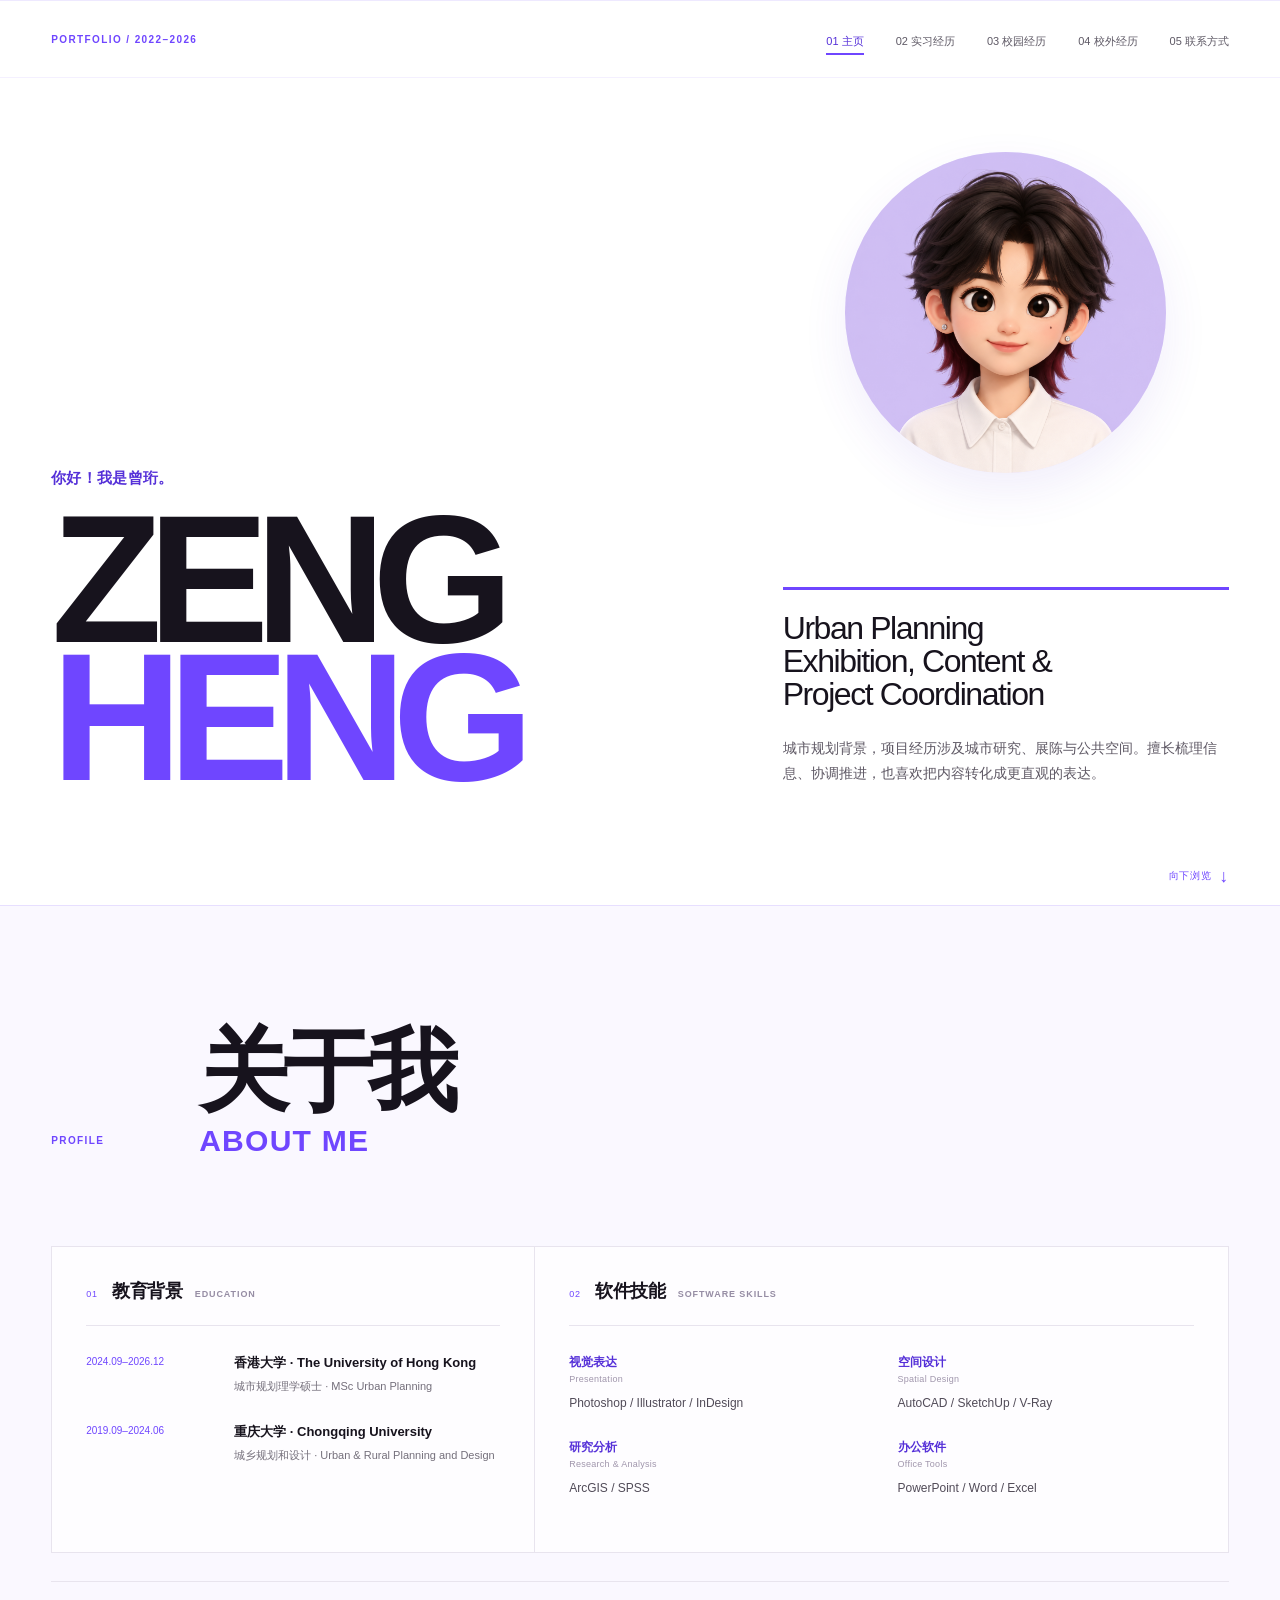
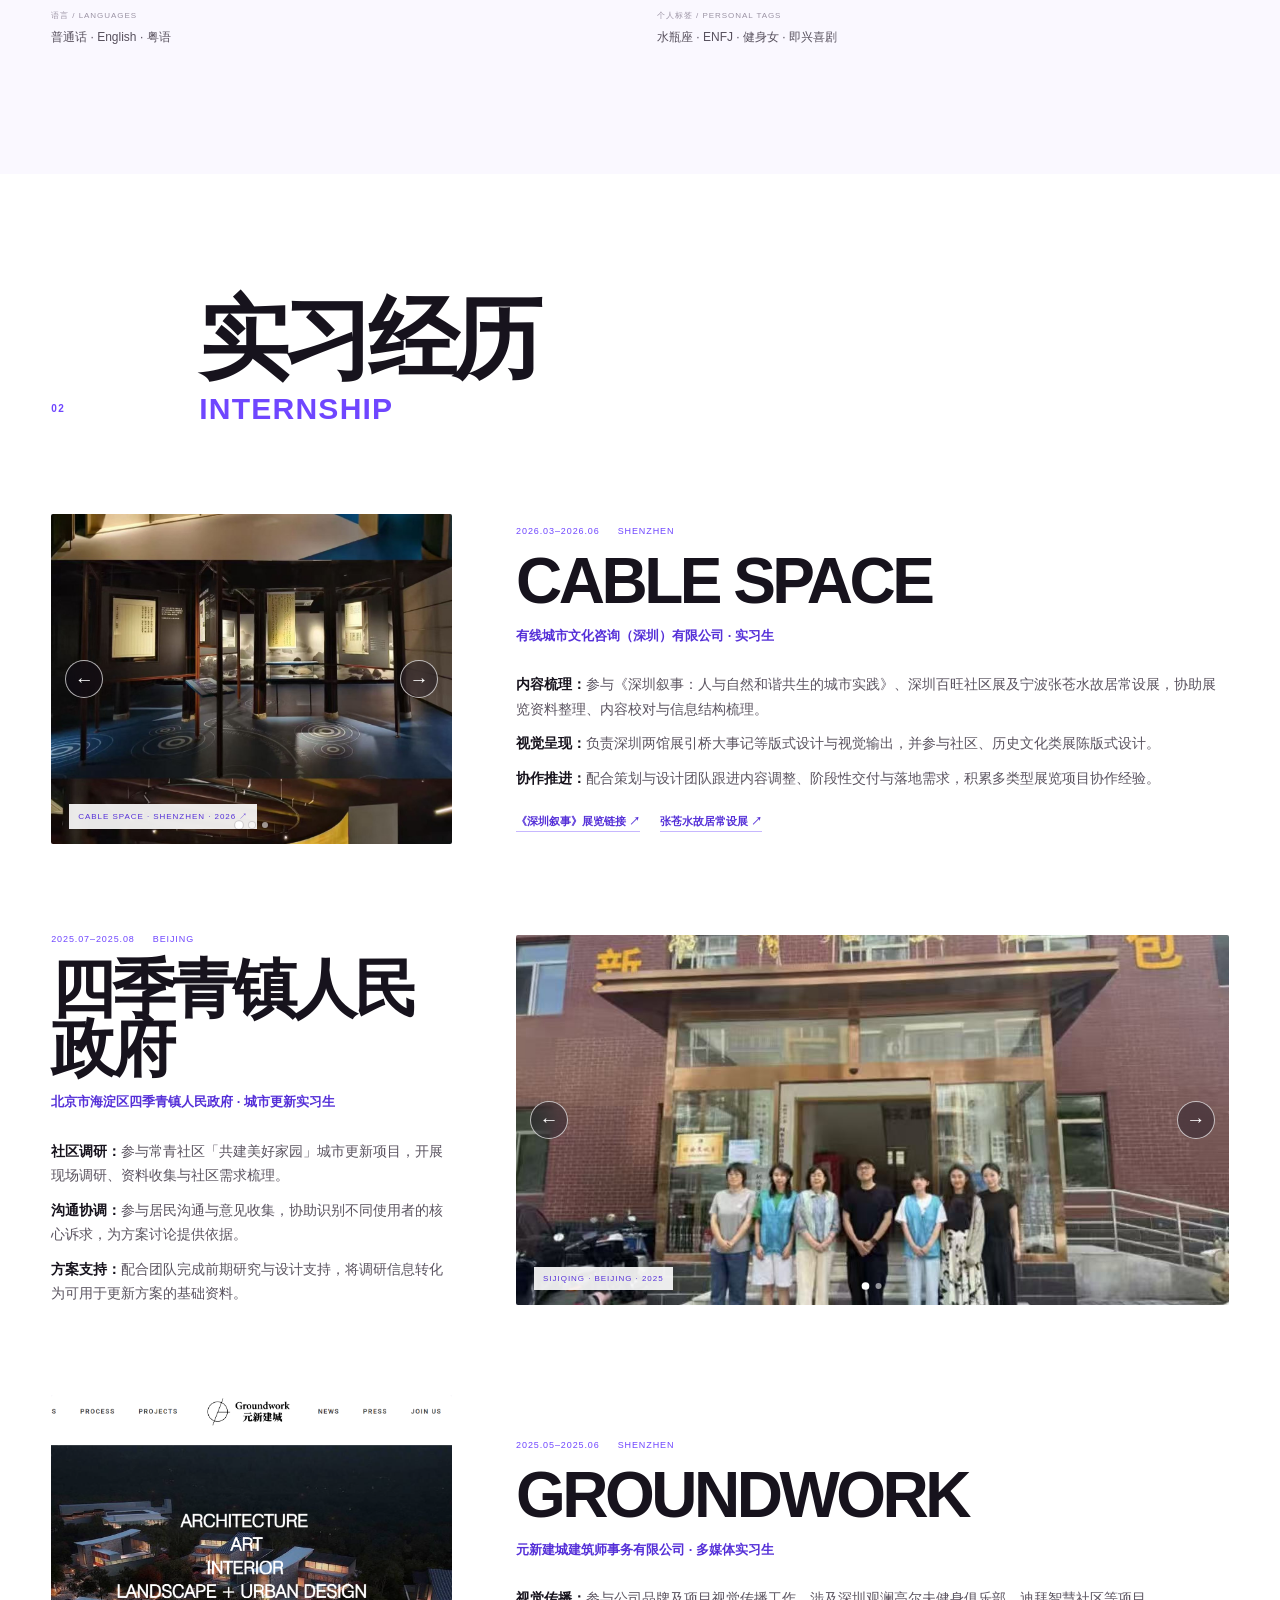
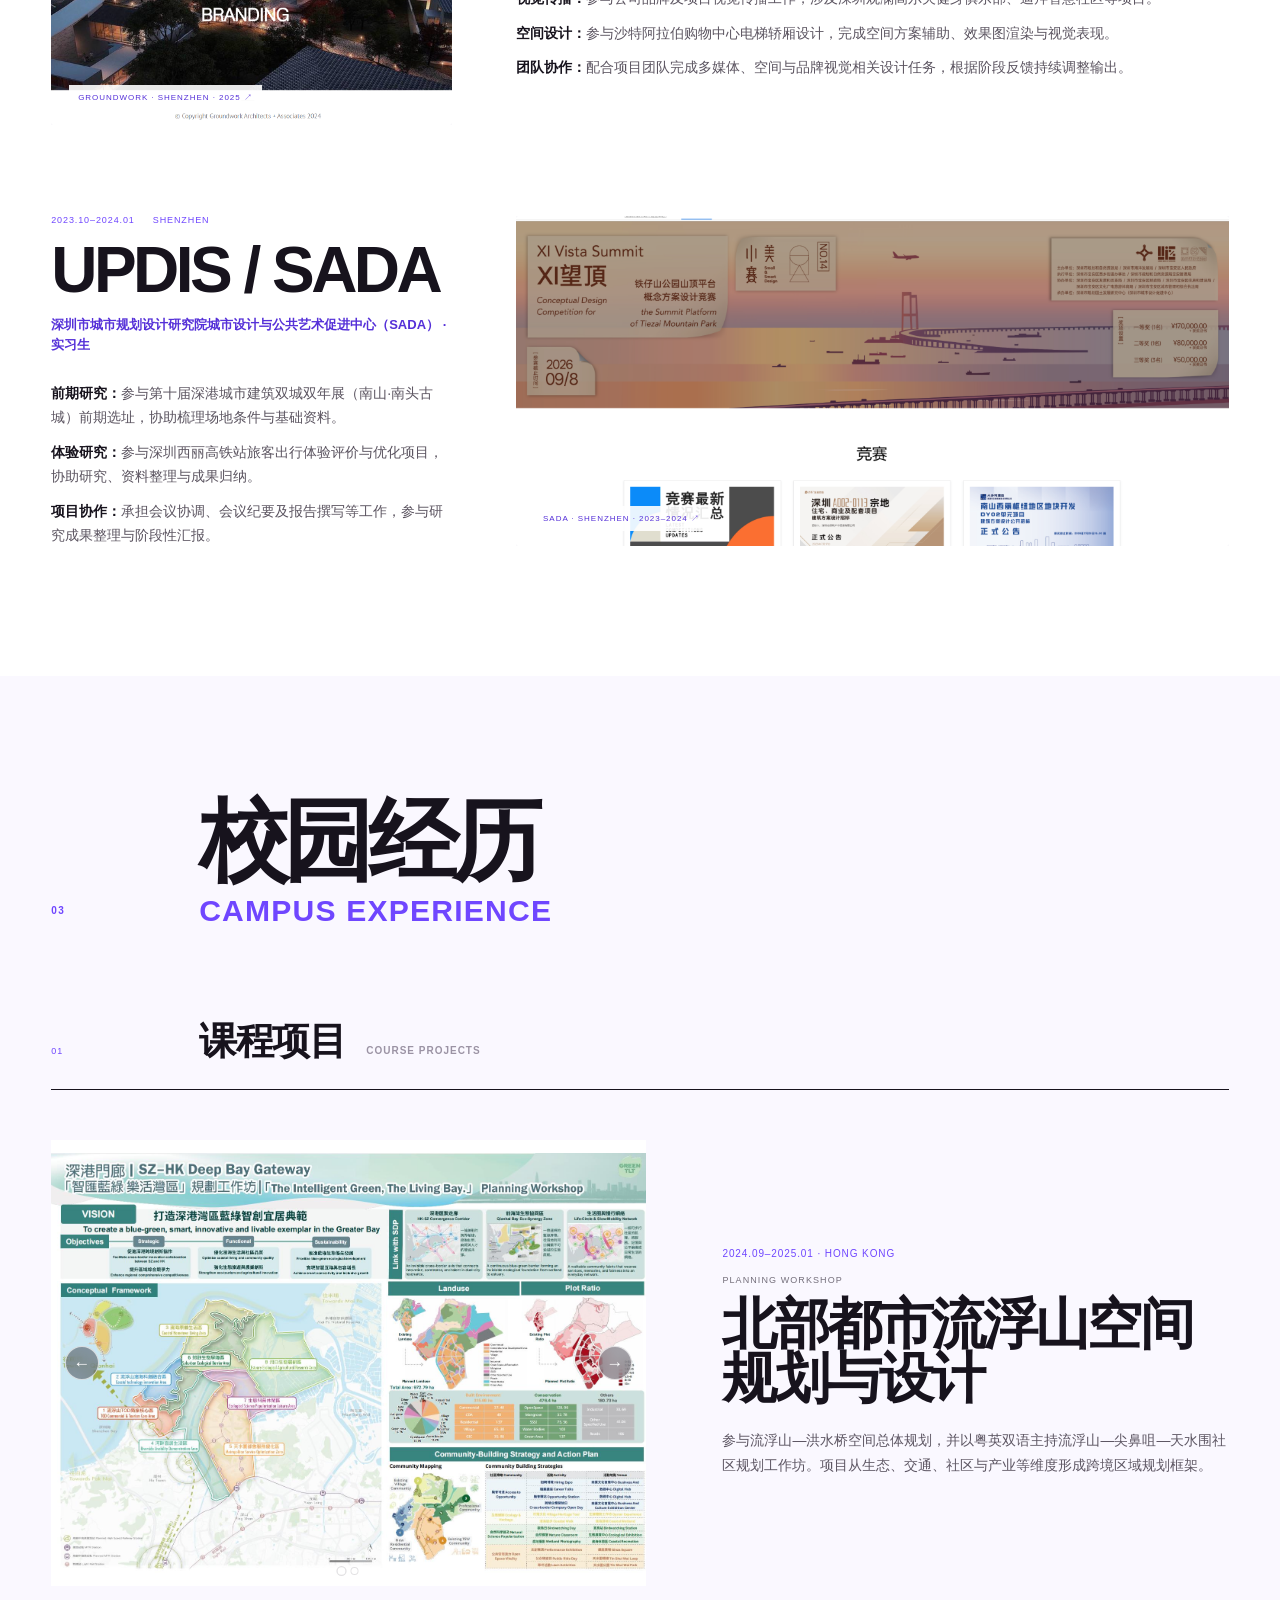
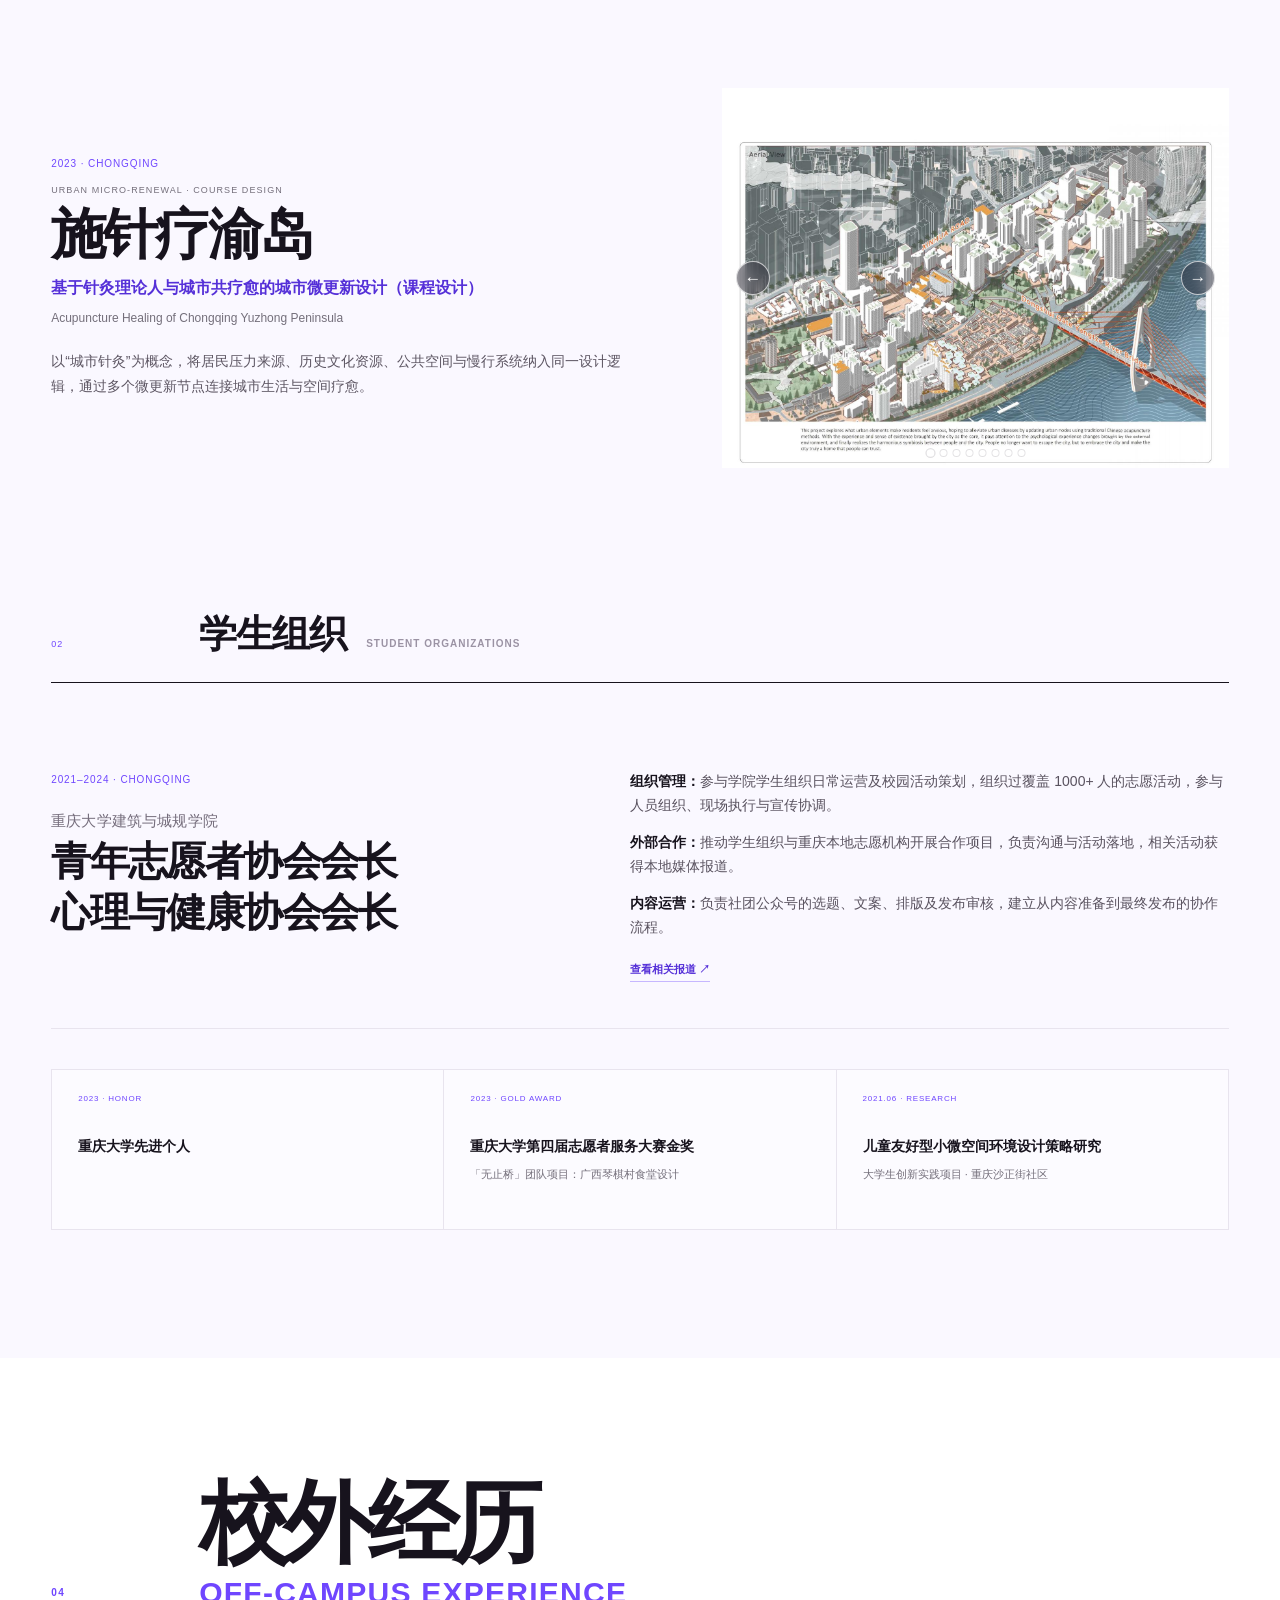
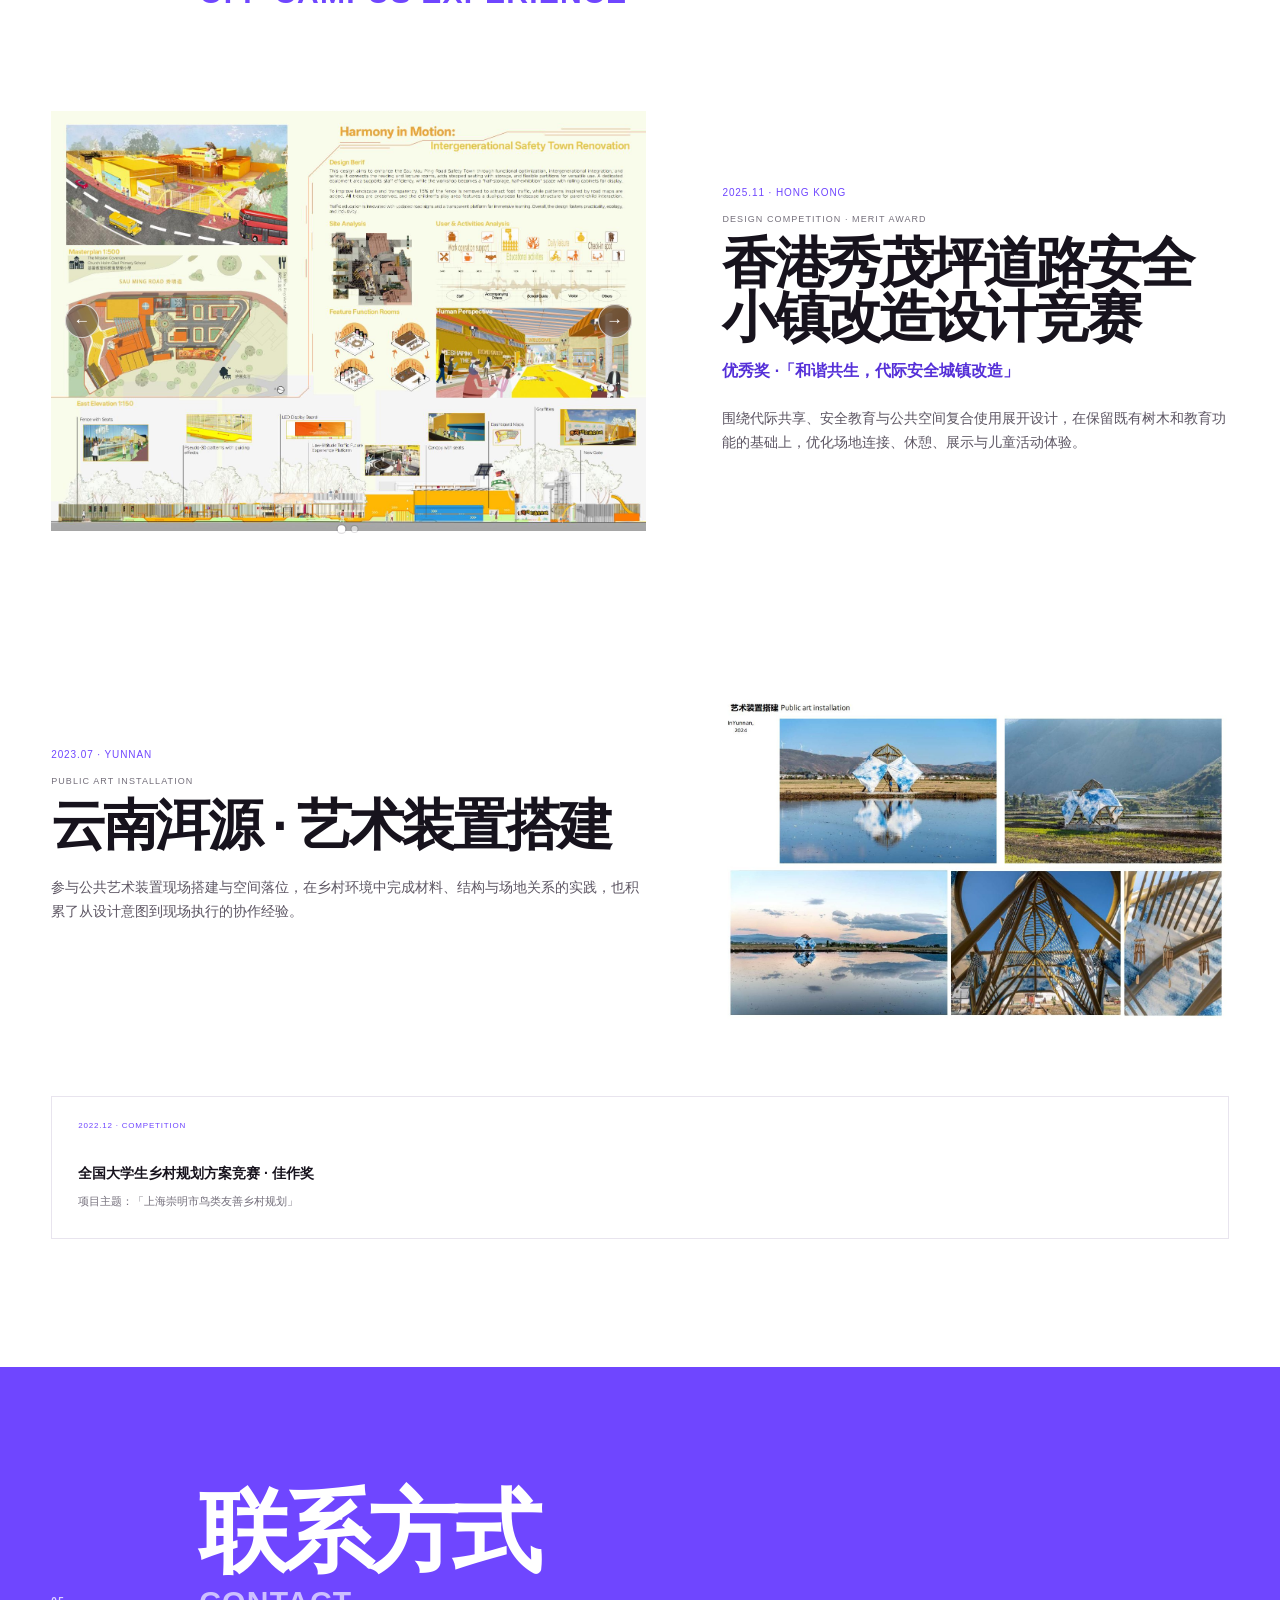
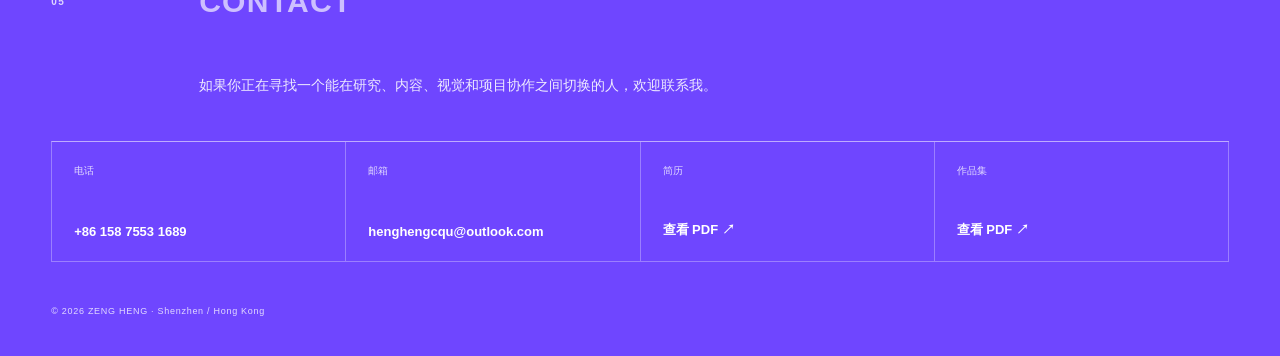
<file: index.html>
<!DOCTYPE html>

<html lang="zh-CN">
<head>
<meta charset="utf-8"/>
<meta content="width=device-width, initial-scale=1" name="viewport"/>
<meta content="曾珩 ZENG HENG — 城市规划、展陈内容与项目协作个人主页" name="description"/>
<meta content="#6f46ff" name="theme-color"/>
<title>曾珩 ZENG HENG | Portfolio</title>
<link href="assets/css/style.css" rel="stylesheet"/>
</head>
<body>
<header class="site-header" id="top">
<div class="shell header-inner">
<a aria-label="返回主页" class="brand" href="#home">PORTFOLIO / 2022–2026</a>
<button aria-expanded="false" aria-label="打开导航" class="menu-btn">MENU</button>
<nav aria-label="主导航" class="nav">
<a href="#home">01 主页</a>
<a href="#internships">02 实习经历</a>
<a href="#campus">03 校园经历</a>
<a href="#offcampus">04 校外经历</a>
<a href="#contact">05 联系方式</a>
</nav>
</div>
</header>
<main>
<section class="hero shell" id="home">
<div class="hero-grid">
<div class="hero-name-block">
<p class="hero-hello">你好！我是曾珩。</p>
<h1 class="hero-name">ZENG<br/><span>HENG</span></h1>
</div>
<div class="hero-side">
<button aria-label="点击头像触发眨眼" class="avatar-button" title="点击头像" type="button"><img alt="曾珩的 3D 卡通头像" data-normal="assets/images/v6/avatar-normal.webp" data-wink="assets/images/v6/avatar-wink.webp" src="assets/images/v6/avatar-normal.webp"/></button>
<div class="hero-intro">
<span aria-hidden="true" class="hero-rule"></span>
<p class="hero-fields">Urban Planning<br/>Exhibition &amp; Content<br/>Project Coordination</p>
<p class="hero-copy">城市规划背景，具备展陈、城市研究与跨学科项目经验。擅长信息梳理、视觉表达与项目协作，希望在内容、空间与项目推进之间建立清晰连接。</p>
</div>
</div>
</div>
<a class="scroll-cue" href="#about">向下浏览 <span>↓</span></a>
</section>
<section class="section section-tint section-purple-edge" id="about">
<div class="shell">
<header class="section-heading reveal">
<p class="section-no">PROFILE</p>
<h2>关于我 <span>ABOUT ME</span></h2>
</header>
<div class="about-intro reveal">
<p class="about-lead">我关注如何把复杂信息梳理成可执行的结构，并在研究、内容、设计与项目推进之间建立连接。</p>
<p>城市规划训练让我习惯从系统层面理解问题，展陈与项目实践则让我更重视沟通、协作和落地。我的项目经历横跨城市研究、社区更新、展览设计与公共空间，希望把不同背景中的信息、角色与任务整理得更清楚，也让最终成果更容易被理解和使用。</p>
</div>
<div class="about-panels reveal">
<section class="about-panel education-panel">
<div class="panel-title">
<span>01</span>
<h3>教育背景 <small>EDUCATION</small></h3>
</div>
<div class="mini-timeline">
<article>
<time>2024.09–2026.12</time>
<strong>香港大学 · The University of Hong Kong</strong>
<span>城市规划理学硕士 · MSc Urban Planning</span>
</article>
<article>
<time>2019.09–2024.06</time>
<strong>重庆大学 · Chongqing University</strong>
<span>城乡规划和设计 · Urban &amp; Rural Planning and Design</span>
</article>
</div>
</section>
<section class="about-panel software-panel">
<div class="panel-title">
<span>02</span>
<h3>软件技能 <small>SOFTWARE SKILLS</small></h3>
</div>
<div class="software-grid">
<div>
<strong>视觉表达</strong><small>Presentation</small>
<p>Photoshop / Illustrator / InDesign</p>
</div>
<div>
<strong>空间设计</strong><small>Spatial Design</small>
<p>AutoCAD / SketchUp / V-Ray</p>
</div>
<div>
<strong>研究分析</strong><small>Research &amp; Analysis</small>
<p>ArcGIS / SPSS</p>
</div>
<div>
<strong>办公软件</strong><small>Office Tools</small>
<p>PowerPoint / Word / Excel</p>
</div>
</div>
</section>
</div>
<div class="about-extra reveal">
<div>
<span class="extra-label">语言 / LANGUAGES</span>
<p>普通话 · English · 粤语</p>
</div>
<div>
<span class="extra-label">个人标签 / PERSONAL TAGS</span>
<p>水瓶座 · ENFJ · 健身女 · 即兴喜剧</p>
</div>
</div>
</div>
</section>
<section class="section" id="internships">
<div class="shell">
<header class="section-heading reveal">
<p class="section-no">02</p>
<h2>实习经历 <span>INTERNSHIP</span></h2>
</header>
<div class="work-list">
<article class="work-entry reveal">
<div aria-label="CABLE SPACE 项目图片" class="work-carousel" data-carousel="">
<a class="carousel-viewport company-image-link" href="https://citycable.cn/" rel="noopener noreferrer" target="_blank">
<div class="carousel-track"><figure class="carousel-slide"><img alt="CABLE SPACE 项目现场 1" loading="lazy" src="assets/images/v6/cable-01.jpg"/></figure><figure class="carousel-slide"><img alt="CABLE SPACE 项目现场 2" loading="lazy" src="assets/images/v6/cable-02.jpg"/></figure><figure class="carousel-slide"><img alt="CABLE SPACE 项目现场 3" loading="lazy" src="assets/images/v6/cable-03.jpg"/></figure></div>
<span class="media-note">CABLE SPACE · SHENZHEN · 2026 ↗</span>
</a>
<button aria-label="上一张图片" class="carousel-arrow carousel-prev" type="button">←</button>
<button aria-label="下一张图片" class="carousel-arrow carousel-next" type="button">→</button>
<div aria-label="图片页码" class="carousel-dots"></div>
</div>
<div class="work-copy">
<div class="work-meta"><time>2026.03–2026.06</time><span>SHENZHEN</span></div>
<h3>CABLE SPACE</h3>
<p class="work-company">有线城市文化咨询（深圳）有限公司 · 实习生</p>
<div class="responsibilities">
<p><strong>内容梳理：</strong>参与《深圳叙事：人与自然和谐共生的城市实践》、深圳百旺社区展及宁波张苍水故居常设展，协助展览资料整理、内容校对与信息结构梳理。</p>
<p><strong>视觉呈现：</strong>负责深圳两馆展引桥大事记等版式设计与视觉输出，并参与社区、历史文化类展陈版式设计。</p>
<p><strong>协作推进：</strong>配合策划与设计团队跟进内容调整、阶段性交付与落地需求，积累多类型展览项目协作经验。</p>
</div>
<div class="project-links">
<a href="https://www.xiaohongshu.com/discovery/item/6a7a9cda0000000024024e9c?source=webshare&amp;xhsshare=pc_web&amp;xsec_token=ABl1VjjYmHKZcokGz1O_jy7Y7ieKgUaQ8UuHDpWUbUDV0=&amp;xsec_source=pc_share" rel="noopener noreferrer" target="_blank">《深圳叙事》展览链接 ↗</a>
<a href="https://mp.weixin.qq.com/s/eEbef5ZTamZHdBcpIOYaWQ" rel="noopener noreferrer" target="_blank">张苍水故居常设展 ↗</a>
</div>
</div>
</article>
<article class="work-entry is-reverse reveal sijiqing-entry">
<div aria-label="四季青镇人民政府项目图片" class="work-carousel" data-carousel="">
<div class="carousel-viewport">
<div class="carousel-track"><figure class="carousel-slide"><img alt="四季青镇城市更新项目 1" loading="lazy" src="assets/images/v6/sijiqing-01.jpg"/></figure><figure class="carousel-slide"><img alt="四季青镇城市更新项目 2" loading="lazy" src="assets/images/v6/sijiqing-02.jpg"/></figure></div>
<span class="media-note">SIJIQING · BEIJING · 2025</span>
</div>
<button aria-label="上一张图片" class="carousel-arrow carousel-prev" type="button">←</button>
<button aria-label="下一张图片" class="carousel-arrow carousel-next" type="button">→</button>
<div aria-label="图片页码" class="carousel-dots"></div>
</div>
<div class="work-copy">
<div class="work-meta"><time>2025.07–2025.08</time><span>BEIJING</span></div>
<h3>四季青镇人民政府</h3>
<p class="work-company">北京市海淀区四季青镇人民政府 · 城市更新实习生</p>
<div class="responsibilities">
<p><strong>社区调研：</strong>参与常青社区「共建美好家园」城市更新项目，开展现场调研、资料收集与社区需求梳理。</p>
<p><strong>沟通协调：</strong>参与居民沟通与意见收集，协助识别不同使用者的核心诉求，为方案讨论提供依据。</p>
<p><strong>方案支持：</strong>配合团队完成前期研究与设计支持，将调研信息转化为可用于更新方案的基础资料。</p>
</div>
</div>
</article>
<article class="work-entry reveal">
<div aria-label="GROUNDWORK 项目图片" class="work-carousel" data-carousel="">
<a class="carousel-viewport company-image-link" href="https://www.groundworkarchitect.com/" rel="noopener noreferrer" target="_blank">
<div class="carousel-track"><figure class="carousel-slide"><img alt="GROUNDWORK 元新建城 1" loading="lazy" src="assets/images/v6/groundwork.png"/></figure></div>
<span class="media-note">GROUNDWORK · SHENZHEN · 2025 ↗</span>
</a>
<button aria-label="上一张图片" class="carousel-arrow carousel-prev" type="button">←</button>
<button aria-label="下一张图片" class="carousel-arrow carousel-next" type="button">→</button>
<div aria-label="图片页码" class="carousel-dots"></div>
</div>
<div class="work-copy">
<div class="work-meta"><time>2025.05–2025.06</time><span>SHENZHEN</span></div>
<h3>GROUNDWORK</h3>
<p class="work-company">元新建城建筑师事务有限公司 · 多媒体实习生</p>
<div class="responsibilities">
<p><strong>视觉传播：</strong>参与公司品牌及项目视觉传播工作，涉及深圳观澜高尔夫健身俱乐部、迪拜智慧社区等项目。</p>
<p><strong>空间设计：</strong>参与沙特阿拉伯购物中心电梯轿厢设计，完成空间方案辅助、效果图渲染与视觉表现。</p>
<p><strong>团队协作：</strong>配合项目团队完成多媒体、空间与品牌视觉相关设计任务，根据阶段反馈持续调整输出。</p>
</div>
</div>
</article>
<article class="work-entry is-reverse reveal">
<div aria-label="深规院艺促中心项目图片" class="work-carousel" data-carousel="">
<a class="carousel-viewport company-image-link" href="https://www.szdesigncenter.com/" rel="noopener noreferrer" target="_blank">
<div class="carousel-track"><figure class="carousel-slide"><img alt="深规院城市设计与公共艺术促进中心 1" loading="lazy" src="assets/images/v6/sada.png"/></figure></div>
<span class="media-note">SADA · SHENZHEN · 2023–2024 ↗</span>
</a>
<button aria-label="上一张图片" class="carousel-arrow carousel-prev" type="button">←</button>
<button aria-label="下一张图片" class="carousel-arrow carousel-next" type="button">→</button>
<div aria-label="图片页码" class="carousel-dots"></div>
</div>
<div class="work-copy">
<div class="work-meta"><time>2023.10–2024.01</time><span>SHENZHEN</span></div>
<h3>UPDIS / SADA</h3>
<p class="work-company">深圳市城市规划设计研究院城市设计与公共艺术促进中心（SADA） · 实习生</p>
<div class="responsibilities">
<p><strong>前期研究：</strong>参与第十届深港城市建筑双城双年展（南山·南头古城）前期选址，协助梳理场地条件与基础资料。</p>
<p><strong>体验研究：</strong>参与深圳西丽高铁站旅客出行体验评价与优化项目，协助研究、资料整理与成果归纳。</p>
<p><strong>项目协作：</strong>承担会议协调、会议纪要及报告撰写等工作，参与研究成果整理与阶段性汇报。</p>
</div>
</div>
</article>
</div>
</div>
</section>
<section class="section section-tint" id="campus">
<div class="shell">
<header class="section-heading reveal">
<p class="section-no">03</p>
<h2>校园经历 <span>CAMPUS EXPERIENCE</span></h2>
</header>
<div class="subsection-heading reveal">
<span>01</span>
<h3>课程项目 <small>COURSE PROJECTS</small></h3>
</div>
<div class="project-features">
<article class="project-feature reveal">
<div aria-label="北部都市流浮山空间规划与设计图片" class="project-gallery" data-carousel="">
<div class="carousel-viewport">
<div class="carousel-track">
<figure class="carousel-slide">
<button class="project-image detail-image" data-caption="北部都市流浮山空间规划与设计 · SZ–HK Deep Bay Gateway · 2025 · 1/2" data-src="assets/images/v6/deep-bay-01.jpg" type="button">
<img alt="深港门廊规划工作坊方案图 1" loading="lazy" src="assets/images/v6/deep-bay-01.jpg"/>
<span class="detail-hint">查看大图 ↗</span>
</button>
</figure>
<figure class="carousel-slide">
<button class="project-image detail-image" data-caption="北部都市流浮山空间规划与设计 · SZ–HK Deep Bay Gateway · 2025 · 2/2" data-src="assets/images/v6/deep-bay-02.jpg" type="button">
<img alt="深港门廊规划工作坊方案图 2" loading="lazy" src="assets/images/v6/deep-bay-02.jpg"/>
<span class="detail-hint">查看大图 ↗</span>
</button>
</figure></div>
</div>
<button aria-label="上一张图片" class="carousel-arrow carousel-prev" type="button">←</button>
<button aria-label="下一张图片" class="carousel-arrow carousel-next" type="button">→</button>
<div aria-label="图片页码" class="carousel-dots"></div>
</div>
<div class="project-copy">
<time>2024.09–2025.01 · HONG KONG</time>
<p class="project-kicker">PLANNING WORKSHOP</p>
<h3>北部都市流浮山空间规划与设计</h3>
<p>参与流浮山—洪水桥空间总体规划，并以粤英双语主持流浮山—尖鼻咀—天水围社区规划工作坊。项目从生态、交通、社区与产业等维度形成跨境区域规划框架。</p>
</div>
</article>
<article class="project-feature is-reverse reveal">
<div aria-label="施针疗渝岛课程设计图片" class="project-gallery" data-carousel="">
<div class="carousel-viewport">
<div class="carousel-track">
<figure class="carousel-slide">
<button class="project-image detail-image" data-caption="施针疗渝岛 · Acupuncture Healing of Chongqing Yuzhong Peninsula · 2023 · 1/8" data-src="assets/images/v6/acupuncture-01.jpg" type="button">
<img alt="施针疗渝岛课程设计图 1" loading="lazy" src="assets/images/v6/acupuncture-01.jpg"/>
<span class="detail-hint">查看大图 ↗</span>
</button>
</figure>
<figure class="carousel-slide">
<button class="project-image detail-image" data-caption="施针疗渝岛 · Acupuncture Healing of Chongqing Yuzhong Peninsula · 2023 · 2/8" data-src="assets/images/v6/acupuncture-02.jpg" type="button">
<img alt="施针疗渝岛课程设计图 2" loading="lazy" src="assets/images/v6/acupuncture-02.jpg"/>
<span class="detail-hint">查看大图 ↗</span>
</button>
</figure>
<figure class="carousel-slide">
<button class="project-image detail-image" data-caption="施针疗渝岛 · Acupuncture Healing of Chongqing Yuzhong Peninsula · 2023 · 3/8" data-src="assets/images/v6/acupuncture-03.jpg" type="button">
<img alt="施针疗渝岛课程设计图 3" loading="lazy" src="assets/images/v6/acupuncture-03.jpg"/>
<span class="detail-hint">查看大图 ↗</span>
</button>
</figure>
<figure class="carousel-slide">
<button class="project-image detail-image" data-caption="施针疗渝岛 · Acupuncture Healing of Chongqing Yuzhong Peninsula · 2023 · 4/8" data-src="assets/images/v6/acupuncture-04.jpg" type="button">
<img alt="施针疗渝岛课程设计图 4" loading="lazy" src="assets/images/v6/acupuncture-04.jpg"/>
<span class="detail-hint">查看大图 ↗</span>
</button>
</figure>
<figure class="carousel-slide">
<button class="project-image detail-image" data-caption="施针疗渝岛 · Acupuncture Healing of Chongqing Yuzhong Peninsula · 2023 · 5/8" data-src="assets/images/v6/acupuncture-05.jpg" type="button">
<img alt="施针疗渝岛课程设计图 5" loading="lazy" src="assets/images/v6/acupuncture-05.jpg"/>
<span class="detail-hint">查看大图 ↗</span>
</button>
</figure>
<figure class="carousel-slide">
<button class="project-image detail-image" data-caption="施针疗渝岛 · Acupuncture Healing of Chongqing Yuzhong Peninsula · 2023 · 6/8" data-src="assets/images/v6/acupuncture-06.jpg" type="button">
<img alt="施针疗渝岛课程设计图 6" loading="lazy" src="assets/images/v6/acupuncture-06.jpg"/>
<span class="detail-hint">查看大图 ↗</span>
</button>
</figure>
<figure class="carousel-slide">
<button class="project-image detail-image" data-caption="施针疗渝岛 · Acupuncture Healing of Chongqing Yuzhong Peninsula · 2023 · 7/8" data-src="assets/images/v6/acupuncture-07.jpg" type="button">
<img alt="施针疗渝岛课程设计图 7" loading="lazy" src="assets/images/v6/acupuncture-07.jpg"/>
<span class="detail-hint">查看大图 ↗</span>
</button>
</figure>
<figure class="carousel-slide">
<button class="project-image detail-image" data-caption="施针疗渝岛 · Acupuncture Healing of Chongqing Yuzhong Peninsula · 2023 · 8/8" data-src="assets/images/v6/acupuncture-08.jpg" type="button">
<img alt="施针疗渝岛课程设计图 8" loading="lazy" src="assets/images/v6/acupuncture-08.jpg"/>
<span class="detail-hint">查看大图 ↗</span>
</button>
</figure></div>
</div>
<button aria-label="上一张图片" class="carousel-arrow carousel-prev" type="button">←</button>
<button aria-label="下一张图片" class="carousel-arrow carousel-next" type="button">→</button>
<div aria-label="图片页码" class="carousel-dots"></div>
</div>
<div class="project-copy">
<time>2023 · CHONGQING</time>
<p class="project-kicker">URBAN MICRO-RENEWAL · COURSE DESIGN</p>
<h3>施针疗渝岛</h3>
<p class="project-subtitle">基于针灸理论人与城市共疗愈的城市微更新设计（课程设计）</p>
<p class="project-en">Acupuncture Healing of Chongqing Yuzhong Peninsula</p>
<p>以“城市针灸”为概念，将居民压力来源、历史文化资源、公共空间与慢行系统纳入同一设计逻辑，通过多个微更新节点连接城市生活与空间疗愈。</p>
</div>
</article>
</div>
<div class="subsection-heading student-heading reveal">
<span>02</span>
<h3>学生组织 <small>STUDENT ORGANIZATIONS</small></h3>
</div>
<article class="student-org reveal">
<div class="student-org-title">
<time>2021–2024 · CHONGQING</time>
<p class="student-org-school">重庆大学建筑与城规学院</p>
<h3><span>青年志愿者协会会长</span><span>心理与健康协会会长</span></h3>
</div>
<div class="student-org-copy">
<p><strong>组织管理：</strong>参与学院学生组织日常运营及校园活动策划，组织过覆盖 1000+ 人的志愿活动，参与人员组织、现场执行与宣传协调。</p>
<p><strong>外部合作：</strong>推动学生组织与重庆本地志愿机构开展合作项目，负责沟通与活动落地，相关活动获得本地媒体报道。</p>
<p><strong>内容运营：</strong>负责社团公众号的选题、文案、排版及发布审核，建立从内容准备到最终发布的协作流程。</p>
<a class="text-link" href="https://mp.weixin.qq.com/s/KV9SKK3gS5E-w7CwiHEkOg" rel="noopener noreferrer" target="_blank">查看相关报道 ↗</a>
</div>
</article>
<div class="campus-notes reveal">
<article>
<time>2023 · HONOR</time>
<strong>重庆大学先进个人</strong>
</article>
<article>
<time>2023 · GOLD AWARD</time>
<strong>重庆大学第四届志愿者服务大赛金奖</strong>
<span>「无止桥」团队项目：广西琴棋村食堂设计</span>
</article>
<article>
<time>2021.06 · RESEARCH</time>
<strong>儿童友好型小微空间环境设计策略研究</strong>
<span>大学生创新实践项目 · 重庆沙正街社区</span>
</article>
</div>
</div>
</section>
<section class="section" id="offcampus">
<div class="shell">
<header class="section-heading reveal">
<p class="section-no">04</p>
<h2>校外经历 <span>OFF-CAMPUS EXPERIENCE</span></h2>
</header>
<div class="project-features">
<article class="project-feature reveal">
<div aria-label="秀茂坪道路安全小镇方案图片" class="project-gallery" data-carousel="">
<div class="carousel-viewport">
<div class="carousel-track">
<figure class="carousel-slide">
<button class="project-image detail-image" data-caption="香港秀茂坪道路安全小镇改造设计竞赛 · 2025 · 1/2" data-src="assets/images/v6/sau-mau-ping-01.jpg" type="button">
<img alt="香港秀茂坪道路安全小镇改造设计竞赛方案图 1" loading="lazy" src="assets/images/v6/sau-mau-ping-01.jpg"/>
<span class="detail-hint">查看大图 ↗</span>
</button>
</figure>
<figure class="carousel-slide">
<button class="project-image detail-image" data-caption="香港秀茂坪道路安全小镇改造设计竞赛 · 2025 · 2/2" data-src="assets/images/v6/sau-mau-ping-02.jpg" type="button">
<img alt="香港秀茂坪道路安全小镇改造设计竞赛方案图 2" loading="lazy" src="assets/images/v6/sau-mau-ping-02.jpg"/>
<span class="detail-hint">查看大图 ↗</span>
</button>
</figure></div>
</div>
<button aria-label="上一张图片" class="carousel-arrow carousel-prev" type="button">←</button>
<button aria-label="下一张图片" class="carousel-arrow carousel-next" type="button">→</button>
<div aria-label="图片页码" class="carousel-dots"></div>
</div>
<div class="project-copy">
<time>2025.11 · HONG KONG</time>
<p class="project-kicker">DESIGN COMPETITION · MERIT AWARD</p>
<h3>香港秀茂坪道路安全小镇改造设计竞赛</h3>
<p class="project-subtitle">优秀奖 ·「和谐共生，代际安全城镇改造」</p>
<p>围绕代际共享、安全教育与公共空间复合使用展开设计，在保留既有树木和教育功能的基础上，优化场地连接、休憩、展示与儿童活动体验。</p>
</div>
</article>
<article class="project-feature is-reverse reveal">
<div aria-label="云南洱源公共艺术装置图片" class="project-gallery" data-carousel="">
<div class="carousel-viewport">
<div class="carousel-track">
<figure class="carousel-slide">
<button class="project-image detail-image" data-caption="云南洱源 · 公共艺术装置搭建 · 2023" data-src="assets/images/v6/installation.jpg" type="button">
<img alt="云南洱源公共艺术装置 1" loading="lazy" src="assets/images/v6/installation.jpg"/>
<span class="detail-hint">查看大图 ↗</span>
</button>
</figure></div>
</div>
<button aria-label="上一张图片" class="carousel-arrow carousel-prev" type="button">←</button>
<button aria-label="下一张图片" class="carousel-arrow carousel-next" type="button">→</button>
<div aria-label="图片页码" class="carousel-dots"></div>
</div>
<div class="project-copy">
<time>2023.07 · YUNNAN</time>
<p class="project-kicker">PUBLIC ART INSTALLATION</p>
<h3>云南洱源 · 艺术装置搭建</h3>
<p>参与公共艺术装置现场搭建与空间落位，在乡村环境中完成材料、结构与场地关系的实践，也积累了从设计意图到现场执行的协作经验。</p>
</div>
</article>
</div>
<div class="campus-notes offcampus-note reveal">
<article>
<time>2022.12 · COMPETITION</time>
<strong>全国大学生乡村规划方案竞赛 · 佳作奖</strong>
<span>项目主题：「上海崇明市鸟类友善乡村规划」</span>
</article>
</div>
</div>
</section>
<section class="section contact-section" id="contact">
<div class="shell">
<header class="section-heading section-heading-light reveal">
<p class="section-no">05</p>
<h2>联系方式 <span>CONTACT</span></h2>
</header>
<p class="contact-intro reveal">如果你正在寻找一个能在研究、内容、视觉和项目协作之间切换的人，欢迎联系我。</p>
<div class="contact-grid reveal">
<a href="tel:+8615875531689"><span>电话</span><strong>+86 158 7553 1689</strong></a>
<a href="mailto:henghengcqu@outlook.com"><span>邮箱</span><strong>henghengcqu@outlook.com</strong></a>
<a href="assets/docs/Zeng-Heng-CV.pdf" rel="noopener" target="_blank"><span>简历</span><strong>查看 PDF ↗</strong></a>
<a href="assets/docs/Zeng-Heng-Portfolio.pdf" rel="noopener" target="_blank"><span>作品集</span><strong>查看 PDF ↗</strong></a>
</div>
<div class="footer-note">© <span data-year=""></span> ZENG HENG · Shenzhen / Hong Kong</div>
</div>
</section>
</main>
<div aria-hidden="true" class="lightbox" id="lightbox">
<button aria-label="关闭图片" class="lightbox-close" type="button">×</button>
<img alt=""/>
<div class="lightbox-caption"></div>
</div>
<script src="assets/js/main.js"></script>
</body>
</html>
</file>
<file: assets/css/style.css>
:root{
  --ink:#17131d;
  --muted:#746f7b;
  --purple:#6f46ff;
  --purple-deep:#5530d8;
  --purple-soft:#f5f1ff;
  --purple-mist:#faf8ff;
  --line:#e8e4ee;
  --white:#fff;
  --shell:1540px;
  --pad:clamp(24px,4vw,64px);
  --header-h:76px;
}
*{box-sizing:border-box}
html{scroll-behavior:smooth;scroll-padding-top:var(--header-h)}
body{margin:0;background:#fff;color:var(--ink);font-family:Inter,-apple-system,BlinkMacSystemFont,"Segoe UI","PingFang SC","Hiragino Sans GB","Microsoft YaHei",Arial,sans-serif;-webkit-font-smoothing:antialiased}
a{color:inherit;text-decoration:none}
img{display:block;max-width:100%}
button{font:inherit}
.shell{width:min(var(--shell),100%);margin:0 auto;padding-inline:var(--pad)}

/* header */
.site-header{position:sticky;top:0;z-index:70;background:rgba(255,255,255,.92);backdrop-filter:blur(18px);border-top:1px solid #eee9ff;border-bottom:1px solid rgba(111,70,255,.08)}
.header-inner{height:var(--header-h);display:flex;align-items:center;justify-content:space-between;gap:34px}
.brand{font-size:10px;letter-spacing:.14em;color:var(--purple);font-weight:760;white-space:nowrap}
.nav{margin-left:auto;display:flex;align-items:center;gap:clamp(16px,2.5vw,38px)}
.nav a{position:relative;padding:28px 0 24px;color:#5e5965;font-size:11px;white-space:nowrap;transition:color .2s ease}
.nav a::after{content:"";position:absolute;left:0;right:100%;bottom:18px;height:2px;background:var(--purple);transition:right .22s ease}
.nav a:hover,.nav a.active{color:var(--purple-deep)}
.nav a:hover::after,.nav a.active::after{right:0}
.menu-btn{display:none;border:0;background:transparent;color:var(--purple);font-size:11px;font-weight:750;letter-spacing:.08em}

/* hero */
.hero{min-height:calc(100svh - var(--header-h));position:relative;padding-top:clamp(50px,7vh,90px);padding-bottom:56px}
.hero-grid{min-height:calc(100svh - var(--header-h) - 116px);display:grid;grid-template-columns:minmax(0,1.18fr) minmax(410px,.82fr);gap:clamp(42px,7vw,120px);align-items:end}
.hero-name-block{align-self:end;padding-bottom:clamp(48px,7vh,86px)}
.hero-hello{margin:0 0 22px;color:var(--purple-deep);font-size:clamp(14px,1.15vw,18px);font-weight:680;letter-spacing:.02em}
.hero-name{margin:0;font-size:clamp(108px,14.2vw,230px);line-height:.76;letter-spacing:-.078em;font-weight:820}
.hero-name span{color:var(--purple)}
.hero-side{height:100%;display:flex;flex-direction:column;justify-content:space-between;align-items:stretch;padding:clamp(6px,1.2vh,18px) 0 clamp(50px,7vh,84px)}
.avatar-button{position:relative;align-self:center;width:min(390px,72%);aspect-ratio:1;border:0;border-radius:50%;padding:0;background:transparent;cursor:pointer;isolation:isolate;transition:transform .25s ease;box-shadow:0 26px 65px rgba(98,65,211,.1)}
.avatar-button::after{content:"CLICK";position:absolute;right:3%;bottom:4%;z-index:4;padding:6px 9px;border-radius:999px;background:#fff;border:1px solid #d8ceff;color:var(--purple-deep);font-size:8px;letter-spacing:.14em;opacity:0;transform:translateY(4px);transition:.2s ease}
.avatar-button:hover::after{opacity:1;transform:none}
.avatar-button img{width:100%;height:100%;object-fit:cover;border-radius:50%;border:1px solid #c9b8ff;position:relative;z-index:2;transition:transform .18s ease}
.avatar-button:active{transform:scale(.985)}
.avatar-orbit{position:absolute;z-index:3;inset:43% -11% auto -11%;height:23%;border:1px solid rgba(111,70,255,.24);border-radius:50%;transform:rotate(-8deg);pointer-events:none}
.avatar-orbit::after{content:"";position:absolute;right:6%;top:38%;width:13px;height:13px;border-radius:50%;background:var(--purple)}
.wink-eye{position:absolute;z-index:5;left:61%;top:44.5%;width:9%;height:5%;opacity:0;pointer-events:none;transform:rotate(-3deg);background:linear-gradient(180deg,#f8c8aa 0%,#f3b995 100%);border-radius:55% 55% 52% 52%;box-shadow:0 0 0 2px rgba(247,192,158,.22);transition:opacity .055s linear}
.wink-eye::after{content:"";position:absolute;left:14%;top:27%;width:72%;height:43%;border-bottom:2.5px solid #3b2928;border-radius:0 0 55% 55%}
.avatar-button.winking .wink-eye{opacity:1}
.avatar-button.winking img{transform:translateY(-1px)}
.hero-intro{width:min(100%,560px);align-self:flex-end}
.hero-rule{display:block;width:100%;height:3px;background:var(--purple);margin-bottom:22px}
.hero-fields{margin:0;font-size:clamp(26px,2.5vw,42px);line-height:1.04;letter-spacing:-.045em;font-weight:540}
.hero-copy{max-width:500px;margin:24px 0 0;color:#5e5864;font-size:14px;line-height:1.8}
.scroll-cue{position:absolute;right:var(--pad);bottom:20px;color:var(--purple);font-size:10px;letter-spacing:.06em;display:flex;gap:8px;align-items:center}
.scroll-cue span{font-size:18px;line-height:1}

/* shared sections */
.section{padding-block:clamp(90px,10vw,154px)}
.section-tint{background:var(--purple-mist)}
.section-purple-edge{border-top:1px solid #e7dfff}
.section-heading{display:grid;grid-template-columns:120px minmax(0,1fr);gap:28px;align-items:end;margin-bottom:clamp(54px,7vw,100px)}
.section-no{margin:0;color:var(--purple);font-size:10px;letter-spacing:.14em;font-weight:760;padding-bottom:10px}
.section-heading h2{margin:0;font-size:clamp(64px,7vw,114px);line-height:.83;letter-spacing:-.065em;font-weight:760}
.section-heading h2 span{display:inline-block;margin-left:16px;color:#aaa3b2;font-size:12px;letter-spacing:.12em;font-weight:620;vertical-align:middle}
.reveal{opacity:0;transform:translateY(16px);transition:opacity .55s ease,transform .55s ease}
.reveal.in{opacity:1;transform:none}

/* about */
.about-intro{display:grid;grid-template-columns:minmax(0,.9fr) minmax(0,1.1fr);gap:clamp(40px,7vw,110px);padding-bottom:62px;border-bottom:1px solid var(--line)}
.about-intro p{margin:0;color:#5d5663;font-size:14px;line-height:1.8}
.about-lead{font-size:clamp(22px,2.1vw,31px)!important;line-height:1.45!important;color:var(--ink)!important;font-weight:560;letter-spacing:-.025em}
.about-panels{display:grid;grid-template-columns:.82fr 1.18fr;border:1px solid var(--line);margin-top:50px;background:rgba(255,255,255,.76)}
.about-panel{padding:32px 34px 38px;min-height:305px}
.about-panel+.about-panel{border-left:1px solid var(--line)}
.panel-title{display:flex;align-items:baseline;gap:14px;padding-bottom:22px;border-bottom:1px solid var(--line)}
.panel-title>span{color:var(--purple);font-size:9px;letter-spacing:.1em}
.panel-title h3{margin:0;font-size:18px;letter-spacing:-.025em}
.panel-title h3 small{margin-left:8px;color:#968da4;font-size:9px;letter-spacing:.1em;font-weight:600}
.mini-timeline{display:grid;gap:28px;margin-top:28px}
.mini-timeline article{display:grid;grid-template-columns:130px 1fr;gap:6px 18px}
.mini-timeline time{grid-row:1/3;color:var(--purple);font-size:10px;padding-top:2px}
.mini-timeline strong{font-size:13px;font-weight:670}
.mini-timeline span{font-size:11px;color:var(--muted);line-height:1.5}
.software-grid{display:grid;grid-template-columns:1fr 1fr;gap:26px 32px;margin-top:28px}
.software-grid div{min-width:0}
.software-grid strong{display:block;color:var(--purple-deep);font-size:12px}
.software-grid small{display:block;margin-top:3px;color:#a096ac;font-size:9px;letter-spacing:.03em}
.software-grid p{margin:10px 0 0;font-size:12px;line-height:1.6;color:#514b58}
.about-extra{display:grid;grid-template-columns:1fr 1fr;gap:34px;margin-top:28px;padding-top:22px;border-top:1px solid var(--line)}
.about-extra p{margin:7px 0 0;color:#58515e;font-size:12px}
.extra-label{font-size:8px;letter-spacing:.12em;color:#9b93a4}

/* internship work entries */
.work-list{display:grid;gap:clamp(72px,9vw,136px)}
.work-carousel{position:relative;min-height:430px;background:#f1eef7;overflow:hidden}
.carousel-viewport{position:relative;display:block;width:100%;height:100%;min-height:430px;overflow:hidden;background:#f1eef7}
.company-image-link{cursor:pointer}
.company-image-link::after{content:"打开官网 ↗";position:absolute;right:16px;top:15px;z-index:7;padding:7px 10px;background:rgba(255,255,255,.9);border:1px solid rgba(111,70,255,.16);color:var(--purple-deep);font-size:8px;letter-spacing:.08em;opacity:0;transform:translateY(-3px);transition:.18s ease}
.company-image-link:hover::after{opacity:1;transform:none}
.carousel-track{display:flex;width:100%;height:100%;min-height:430px;transition:transform .42s cubic-bezier(.22,.75,.25,1)}
.carousel-slide{flex:0 0 100%;margin:0;min-width:100%;min-height:430px;position:relative;overflow:hidden;background:#ece8f4}
.carousel-slide img{width:100%;height:100%;min-height:430px;display:block;object-fit:cover;transition:transform .45s ease}
.company-image-link:hover .carousel-slide img{transform:scale(1.012)}
.carousel-arrow{position:absolute;z-index:8;top:50%;width:38px;height:38px;margin-top:-19px;border-radius:50%;border:1px solid rgba(255,255,255,.68);background:rgba(18,13,28,.38);backdrop-filter:blur(8px);color:#fff;font-size:19px;line-height:1;cursor:pointer;transition:.18s ease}
.carousel-arrow:hover{background:var(--purple);border-color:var(--purple)}
.carousel-prev{left:14px}.carousel-next{right:14px}
.carousel-dots{position:absolute;z-index:8;left:50%;bottom:16px;transform:translateX(-50%);display:flex;gap:7px}
.carousel-dot{width:6px;height:6px;border-radius:50%;border:0;padding:0;background:rgba(255,255,255,.55);cursor:pointer;box-shadow:0 0 0 1px rgba(20,15,28,.12)}
.carousel-dot.active{background:#fff;transform:scale(1.28)}
.work-carousel-placeholder .carousel-track,.work-carousel-placeholder .carousel-slide{height:100%}
.work-carousel-placeholder .visual-panel{min-height:430px}

.work-entry{display:grid;grid-template-columns:minmax(0,1fr) minmax(420px,.9fr);gap:clamp(44px,6vw,92px);align-items:center}
.work-entry.is-reverse .work-media{order:2}
.work-entry.is-reverse .work-copy{order:1}
.work-media{min-height:430px;background:#f1eef7;overflow:hidden;position:relative}
.media-triptych{display:grid;grid-template-columns:repeat(3,1fr);gap:5px;padding:5px}
.media-triptych img{width:100%;height:100%;min-height:420px;object-fit:cover}
.media-note{position:absolute;left:18px;bottom:15px;padding:7px 9px;background:rgba(255,255,255,.9);font-size:8px;letter-spacing:.12em;color:var(--purple-deep)}
.visual-panel{display:flex;flex-direction:column;justify-content:flex-end;padding:34px;isolation:isolate;color:#fff;overflow:hidden}
.visual-panel::before,.visual-panel::after{content:"";position:absolute;z-index:-1;border:1px solid rgba(255,255,255,.34);border-radius:50%}
.visual-panel::before{width:520px;height:240px;right:-130px;top:40px;transform:rotate(-20deg)}
.visual-panel::after{width:330px;height:330px;left:-120px;bottom:-140px}
.visual-community{background:linear-gradient(145deg,#2d203f,#7852e7)}
.visual-groundwork{background:linear-gradient(145deg,#16131d,#5c42a8)}
.visual-sada{background:linear-gradient(145deg,#7355ff,#b79cff)}
.visual-index{position:absolute;right:28px;top:24px;font-size:11px;letter-spacing:.14em;opacity:.65}
.visual-panel strong{font-size:clamp(48px,5.2vw,78px);line-height:.88;letter-spacing:-.055em;font-weight:760}
.visual-panel small{margin-top:22px;font-size:9px;letter-spacing:.15em;opacity:.72}
.work-meta{display:flex;gap:18px;margin-bottom:16px;color:var(--purple);font-size:9px;letter-spacing:.1em}
.work-copy h3{margin:0;font-size:clamp(44px,5vw,78px);line-height:.92;letter-spacing:-.055em;font-weight:730}
.work-company{margin:15px 0 0;color:var(--purple-deep);font-size:13px;font-weight:650;line-height:1.55}
.responsibilities{display:grid;gap:10px;margin-top:26px;color:#5b5460;font-size:14px;line-height:1.75}
.responsibilities p{margin:0}
.responsibilities strong{color:var(--ink);font-weight:760}
.project-links{display:flex;flex-wrap:wrap;gap:9px 20px;margin-top:24px}
.project-links a,.text-link{display:inline-flex;align-items:center;color:var(--purple-deep);font-size:11px;font-weight:660;border-bottom:1px solid #c6b7ff;padding-bottom:2px;transition:.2s ease}
.project-links a:hover,.text-link:hover{color:var(--ink);border-color:var(--ink)}

/* campus + project blocks */
.subsection-heading{display:grid;grid-template-columns:120px 1fr;gap:28px;align-items:baseline;padding-bottom:22px;margin-bottom:50px;border-bottom:1px solid var(--ink)}
.subsection-heading>span{font-size:9px;letter-spacing:.12em;color:var(--purple)}
.subsection-heading h3{margin:0;font-size:clamp(30px,3vw,46px);letter-spacing:-.04em}
.subsection-heading h3 small{margin-left:12px;color:#9b93a4;font-size:10px;letter-spacing:.1em;font-weight:600}
.project-features{display:grid;gap:clamp(68px,8vw,124px)}
.project-feature{display:grid;grid-template-columns:minmax(0,1.08fr) minmax(360px,.92fr);gap:clamp(36px,6vw,94px);align-items:center}
.project-feature.is-reverse .project-image{order:2}
.project-feature.is-reverse .project-copy{order:1}
.project-image{display:block;width:100%;padding:0;border:0;background:#ece8f4;overflow:hidden;cursor:zoom-in;aspect-ratio:4/3;position:relative;text-align:left}
.project-image img{width:100%;height:100%;object-fit:cover;transition:transform .45s ease}
.project-image:hover img{transform:scale(1.018)}
.detail-hint{position:absolute;right:14px;bottom:13px;background:rgba(255,255,255,.94);color:var(--purple-deep);padding:7px 9px;font-size:8px;letter-spacing:.08em;opacity:0;transform:translateY(4px);transition:.2s ease}
.project-image:hover .detail-hint{opacity:1;transform:none}
.project-image.preview-only{cursor:default}
.project-image.preview-only .detail-hint{display:none}
.project-image.preview-only:hover img{transform:none}
.project-copy{max-width:650px}
.project-copy time{display:block;margin-bottom:16px;font-size:10px;letter-spacing:.09em;color:var(--purple)}
.project-kicker{margin:0 0 13px;font-size:9px;letter-spacing:.12em;color:var(--muted);text-transform:uppercase}
.project-copy h3{margin:0;font-size:clamp(38px,4.3vw,66px);line-height:.98;letter-spacing:-.052em;font-weight:720}
.project-copy>p:not(.project-kicker):not(.project-subtitle):not(.project-en){margin:22px 0 0;color:#5d5663;font-size:14px;line-height:1.75;max-width:590px}
.project-subtitle{margin:14px 0 0;color:var(--purple-deep);font-size:16px;line-height:1.55;font-weight:650}
.project-en{margin:9px 0 0;color:var(--muted);font-size:12px;line-height:1.5}
.student-heading{margin-top:clamp(92px,11vw,160px)}
.student-org{display:grid;grid-template-columns:.9fr 1.1fr;gap:clamp(42px,7vw,110px);padding:36px 0 46px;border-bottom:1px solid var(--line)}
.student-org-title time{font-size:10px;letter-spacing:.09em;color:var(--purple)}
.student-org-title h3{margin:28px 0 0;font-size:clamp(28px,3.1vw,46px);line-height:1.1;letter-spacing:-.04em}
.student-org-copy{display:grid;gap:12px;color:#59525f;font-size:14px;line-height:1.75}
.student-org-copy p{margin:0}
.student-org-copy strong{color:var(--ink)}
.student-org-copy .text-link{width:max-content;margin-top:8px}
.campus-notes{display:grid;grid-template-columns:repeat(3,1fr);margin-top:40px;border-left:1px solid var(--line);border-top:1px solid var(--line)}
.campus-notes article{padding:24px 26px 28px;border-right:1px solid var(--line);border-bottom:1px solid var(--line);min-height:160px;background:rgba(255,255,255,.5)}
.campus-notes time{display:block;color:var(--purple);font-size:8px;letter-spacing:.1em;margin-bottom:34px}
.campus-notes strong{display:block;font-size:14px;line-height:1.4}
.campus-notes span{display:block;margin-top:9px;color:var(--muted);font-size:11px;line-height:1.55}
.offcampus-note{grid-template-columns:1fr;margin-top:70px}
.offcampus-note article{min-height:auto}

/* contact */
.contact-section{background:var(--purple);color:#fff;padding-bottom:40px}
.section-heading-light .section-no{color:#ddd3ff}
.section-heading-light h2 span{color:#e5ddff}
.contact-intro{margin:-34px 0 44px 148px;max-width:650px;color:#eeeaff;font-size:14px;line-height:1.75}
.contact-grid{display:grid;grid-template-columns:repeat(4,1fr);border-top:1px solid rgba(255,255,255,.55);border-left:1px solid rgba(255,255,255,.3)}
.contact-grid a{padding:22px;min-height:120px;border-right:1px solid rgba(255,255,255,.3);border-bottom:1px solid rgba(255,255,255,.3);display:flex;flex-direction:column;justify-content:space-between;transition:background .2s ease,color .2s ease}
.contact-grid a:hover{background:#fff;color:var(--purple)}
.contact-grid span{font-size:10px;opacity:.8}
.contact-grid strong{font-size:13px;overflow-wrap:anywhere}
.footer-note{margin-top:44px;font-size:9px;letter-spacing:.08em;color:#e1d9ff}

/* lightbox */
.lightbox{position:fixed;inset:0;z-index:105;background:rgba(11,8,17,.94);display:none;place-items:center;padding:60px 24px 30px}
.lightbox.open{display:grid}
.lightbox img{max-width:94vw;max-height:84vh;width:auto;height:auto;object-fit:contain}
.lightbox-close{position:absolute;right:22px;top:18px;border:0;background:none;color:#fff;font-size:30px;cursor:pointer}
.lightbox-caption{position:absolute;left:20px;bottom:18px;color:#c9c4cf;font-size:11px}

@media(max-width:1080px){
  .menu-btn{display:block}
  .nav{position:fixed;top:var(--header-h);left:0;right:0;background:#fff;padding:22px var(--pad) 28px;border-bottom:1px solid var(--purple);display:flex;flex-direction:column;align-items:flex-start;gap:12px;transform:translateY(-140%);transition:transform .28s ease;z-index:-1}
  .nav.open{transform:none}
  .nav a{padding:4px 0}
  .nav a::after{bottom:-4px}
  .hero-grid{grid-template-columns:1fr;align-items:start}
  .hero-name-block{padding-bottom:0}
  .hero-side{height:auto;display:grid;grid-template-columns:minmax(240px,.65fr) minmax(0,1fr);gap:36px;align-items:center;padding:0 0 70px}
  .avatar-button{width:min(330px,100%)}
  .hero-intro{align-self:center}
  .about-intro{grid-template-columns:1fr}
  .about-panels{grid-template-columns:1fr}
  .about-panel+.about-panel{border-left:0;border-top:1px solid var(--line)}
  .work-entry{grid-template-columns:1fr;gap:30px}
  .work-entry.is-reverse .work-media,.work-entry.is-reverse .work-copy{order:initial}
  .work-media,.work-carousel,.carousel-viewport,.carousel-track,.carousel-slide{min-height:380px}
  .media-triptych img,.carousel-slide img{min-height:380px}
  .project-feature{grid-template-columns:1fr;gap:28px}
  .project-feature.is-reverse .project-image,.project-feature.is-reverse .project-copy{order:initial}
  .project-copy{max-width:760px}
  .student-org{grid-template-columns:1fr}
  .campus-notes{grid-template-columns:1fr 1fr}
  .contact-grid{grid-template-columns:1fr 1fr}
}

@media(max-width:680px){
  :root{--pad:18px;--header-h:64px}
  .header-inner{height:var(--header-h)}
  .brand{font-size:8px}
  .hero{padding-top:34px}
  .hero-grid{min-height:auto;gap:46px}
  .hero-name{font-size:clamp(86px,26vw,134px);line-height:.78}
  .hero-hello{font-size:14px;margin-bottom:18px}
  .hero-side{grid-template-columns:1fr;padding-bottom:78px}
  .avatar-button{width:min(285px,82%);justify-self:center}
  .avatar-button::after{display:none}
  .hero-fields{font-size:28px}
  .hero-copy{font-size:13px}
  .scroll-cue{right:18px}
  .section{padding-block:78px}
  .section-heading{grid-template-columns:1fr;gap:8px;margin-bottom:48px}
  .section-heading h2{font-size:clamp(54px,16vw,78px);line-height:.9}
  .section-heading h2 span{display:block;margin:10px 0 0;font-size:10px}
  .section-no{padding-bottom:0}
  .about-lead{font-size:21px!important}
  .about-panels{margin-top:36px}
  .about-panel{padding:26px 22px 30px}
  .mini-timeline article{grid-template-columns:1fr}
  .mini-timeline time{grid-row:auto}
  .software-grid{grid-template-columns:1fr}
  .about-extra{grid-template-columns:1fr}
  .work-media,.work-carousel,.carousel-viewport,.carousel-track,.carousel-slide{min-height:310px}
  .media-triptych{grid-template-columns:1fr 1fr 1fr}
  .media-triptych img,.carousel-slide img{min-height:310px}
  .visual-panel{min-height:330px;padding:26px}
  .work-copy h3{font-size:42px}
  .responsibilities{font-size:13px}
  .subsection-heading{grid-template-columns:1fr;gap:8px;margin-bottom:34px}
  .subsection-heading h3{font-size:34px}
  .subsection-heading h3 small{display:block;margin:8px 0 0}
  .project-copy h3{font-size:40px}
  .project-subtitle{font-size:15px}
  .student-org-title h3{font-size:31px}
  .student-org-copy{font-size:13px}
  .campus-notes{grid-template-columns:1fr}
  .contact-intro{margin:-18px 0 36px}
  .contact-grid{grid-template-columns:1fr}
  .contact-grid a{min-height:94px}
}

@media(prefers-reduced-motion:reduce){
  *,*::before,*::after{scroll-behavior:auto!important;animation:none!important;transition-duration:.01ms!important}
  .reveal{opacity:1;transform:none}
}

/* V6 refinements: compact internship media + full-frame avatar swap + fixed project galleries */
.avatar-button{box-shadow:0 22px 58px rgba(98,65,211,.08)}
.avatar-button img{border:0;transition:opacity .08s linear,transform .16s ease}
.avatar-button.is-winking img{transform:scale(.996)}
.avatar-orbit,.wink-eye{display:none!important}

#internships .work-list{gap:clamp(58px,7vw,96px)}
#internships .work-entry{grid-template-columns:minmax(300px,.72fr) minmax(430px,1.28fr);gap:clamp(38px,5vw,72px)}
#internships .work-entry.is-reverse .work-carousel{order:2}
#internships .work-entry.is-reverse .work-copy{order:1}
.work-carousel{height:330px;min-height:0;border-radius:2px}
.work-carousel .carousel-viewport,
.work-carousel .carousel-track,
.work-carousel .carousel-slide{height:100%;min-height:0}
.work-carousel .carousel-slide img{height:100%;min-height:0;object-fit:cover}
.work-carousel .media-note{font-size:8px}

.project-gallery{position:relative;width:100%;aspect-ratio:4/3;background:#f2eff7;overflow:hidden}
.project-gallery .carousel-viewport,
.project-gallery .carousel-track,
.project-gallery .carousel-slide{height:100%;min-height:0}
.project-gallery .carousel-slide{background:#fff}
.project-gallery .project-image{height:100%;aspect-ratio:auto}
.project-gallery .project-image img{height:100%;object-fit:contain;background:#fff}
.project-gallery .carousel-arrow{width:34px;height:34px;margin-top:-17px;font-size:17px}
.project-gallery .carousel-dots{bottom:12px}
.project-feature.is-reverse .project-gallery{order:2}

@media(max-width:1080px){
  #internships .work-entry{grid-template-columns:1fr;gap:28px}
  #internships .work-entry.is-reverse .work-carousel,
  #internships .work-entry.is-reverse .work-copy{order:initial}
  .work-carousel{height:340px}
  .project-feature.is-reverse .project-gallery{order:initial}
}

@media(max-width:680px){
  .work-carousel{height:260px}
  .work-carousel .carousel-arrow{width:34px;height:34px;margin-top:-17px}
  .project-gallery{aspect-ratio:1.18/1}
  .project-gallery .project-image img{object-fit:contain}
}

/* V7 final polish: aligned avatar states, stronger bilingual section hierarchy, balanced internship media. */
.avatar-button{overflow:visible}
.avatar-button img{display:block;width:100%;height:100%;object-fit:cover;object-position:center;border-radius:50%;transform:none!important}
.avatar-button.is-winking img{transform:none!important}

.section-heading h2 span{
  display:block;
  margin:18px 0 0;
  color:var(--purple);
  font-size:clamp(24px,2.35vw,38px);
  line-height:1;
  letter-spacing:.04em;
  font-weight:760;
}
.section-heading-light h2 span{color:#cdbfff}

.student-org-school{
  margin:24px 0 8px;
  color:#756d7c;
  font-size:clamp(13px,1.15vw,16px);
  line-height:1.45;
  letter-spacing:.01em;
}
.student-org-title h3{margin-top:0}
.student-org-title h3 span{display:block}
.student-org-title h3 span+span{margin-top:7px}

/* Sijiqing is a portrait-heavy source. Two landscape crops keep the standard internship rhythm without flattening the image. */
#internships .work-entry.sijiqing-entry .work-carousel{height:370px}
#internships .work-entry.sijiqing-entry .carousel-slide img{object-fit:cover;object-position:center}

@media(max-width:1080px){
  #internships .work-entry.sijiqing-entry .work-carousel{height:360px}
}
@media(max-width:680px){
  .section-heading h2 span{margin-top:12px;font-size:clamp(22px,7vw,30px)}
  #internships .work-entry.sijiqing-entry .work-carousel{height:280px}
  .student-org-school{margin-top:18px}
}
</file>
